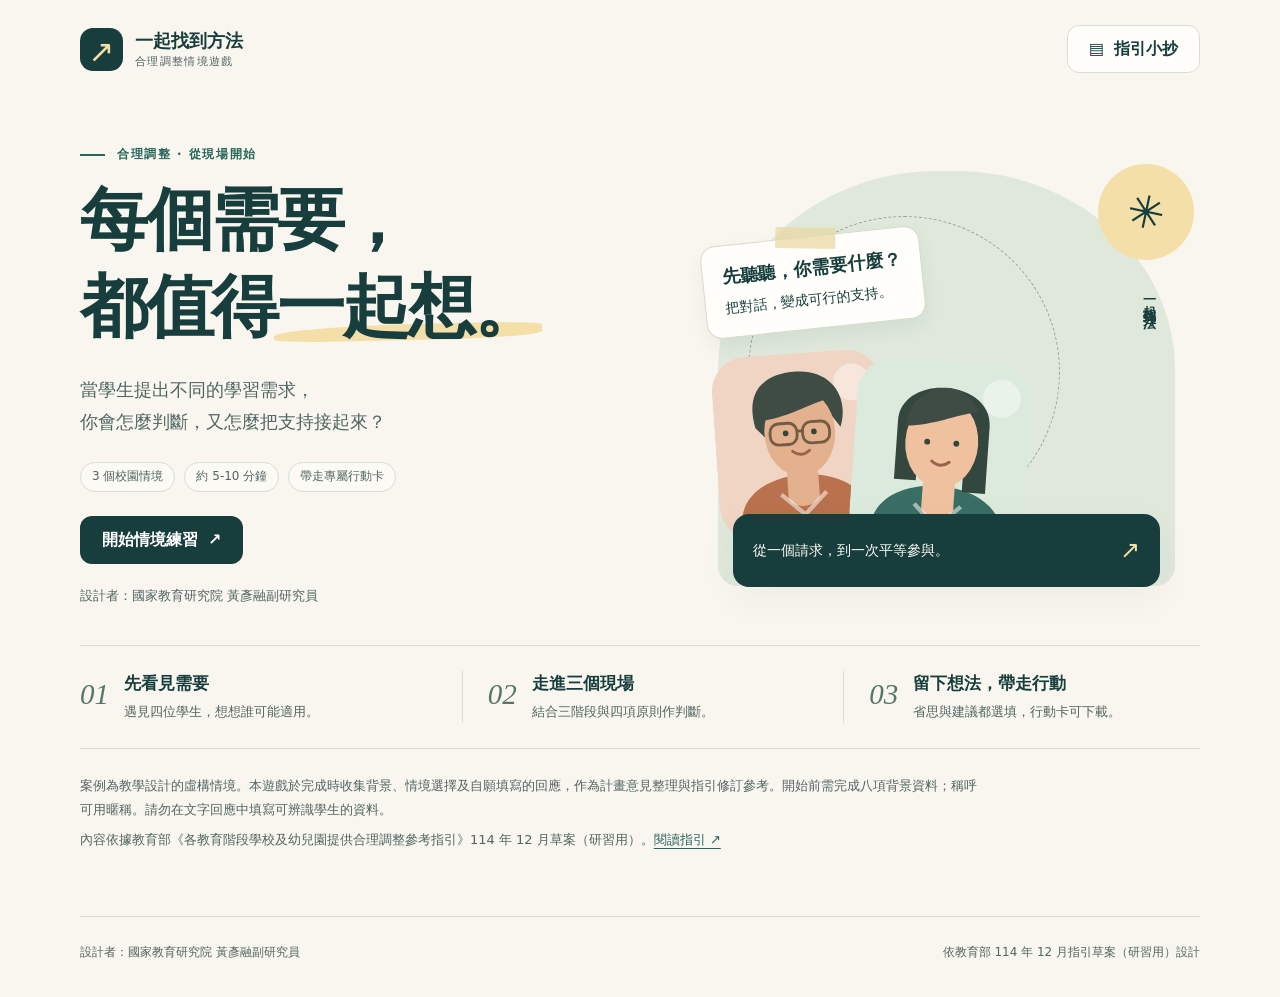
<file: index.html>
<!doctype html>
<html lang="zh-Hant">
<head>
  <meta charset="utf-8">
  <meta name="viewport" content="width=device-width, initial-scale=1">
  <meta name="theme-color" content="#173e3c">
  <meta name="description" content="走進三個教育現場情境，練習合理調整的研判，帶走你的合理調整行動卡。設計者：國家教育研究院 黃彥融副研究員。">
  <title>一起找到方法｜合理調整情境遊戲</title>
  <link rel="icon" href="./icon.svg" type="image/svg+xml">
  <link rel="stylesheet" href="./styles.css">
  <script defer src="./config.js"></script>
  <script defer src="./content.js"></script>
  <script defer src="./logic.js"></script>
  <script defer src="./game.js"></script>
</head>
<body>
  <a class="skip-link" href="#main">跳到主要內容</a>
  <header class="site-header">
    <a class="brand" href="./index.html" aria-label="一起找到方法 首頁"><span class="brand-mark" aria-hidden="true">↗</span><span>一起找到方法<small>合理調整情境遊戲</small></span></a>
    <button class="btn btn-light guide-open" data-guide="S1" type="button"><span aria-hidden="true">▤</span> 指引小抄</button>
  </header>
  <div id="progress-wrap"></div>
  <main id="main" tabindex="-1"></main>
  <footer class="site-footer"><span>設計者：國家教育研究院 黃彥融副研究員</span><span>依教育部 114 年 12 月指引草案（研習用）設計</span></footer>
  <dialog id="guide-dialog" aria-labelledby="guide-heading"><div id="guide-content"></div></dialog>
  <dialog id="restart-dialog" aria-labelledby="restart-heading"><div class="dialog-pad"><p class="eyebrow">重新出發</p><h2 id="restart-heading">開始一次新的練習？</h2><p>本分頁的作答會清除。已送出的意見紀錄會保留，重玩會使用新的作答編號。</p><div class="button-row"><button class="btn btn-light" id="cancel-restart">保留目前進度</button><button class="btn btn-primary" id="confirm-restart">重新開始</button></div></div></dialog>
  <div id="announcer" class="sr-only" role="status" aria-live="polite"></div>
  <noscript><p class="noscript">請開啟瀏覽器的 JavaScript，才能進行這個互動遊戲。</p></noscript>
</body>
</html>
</file>
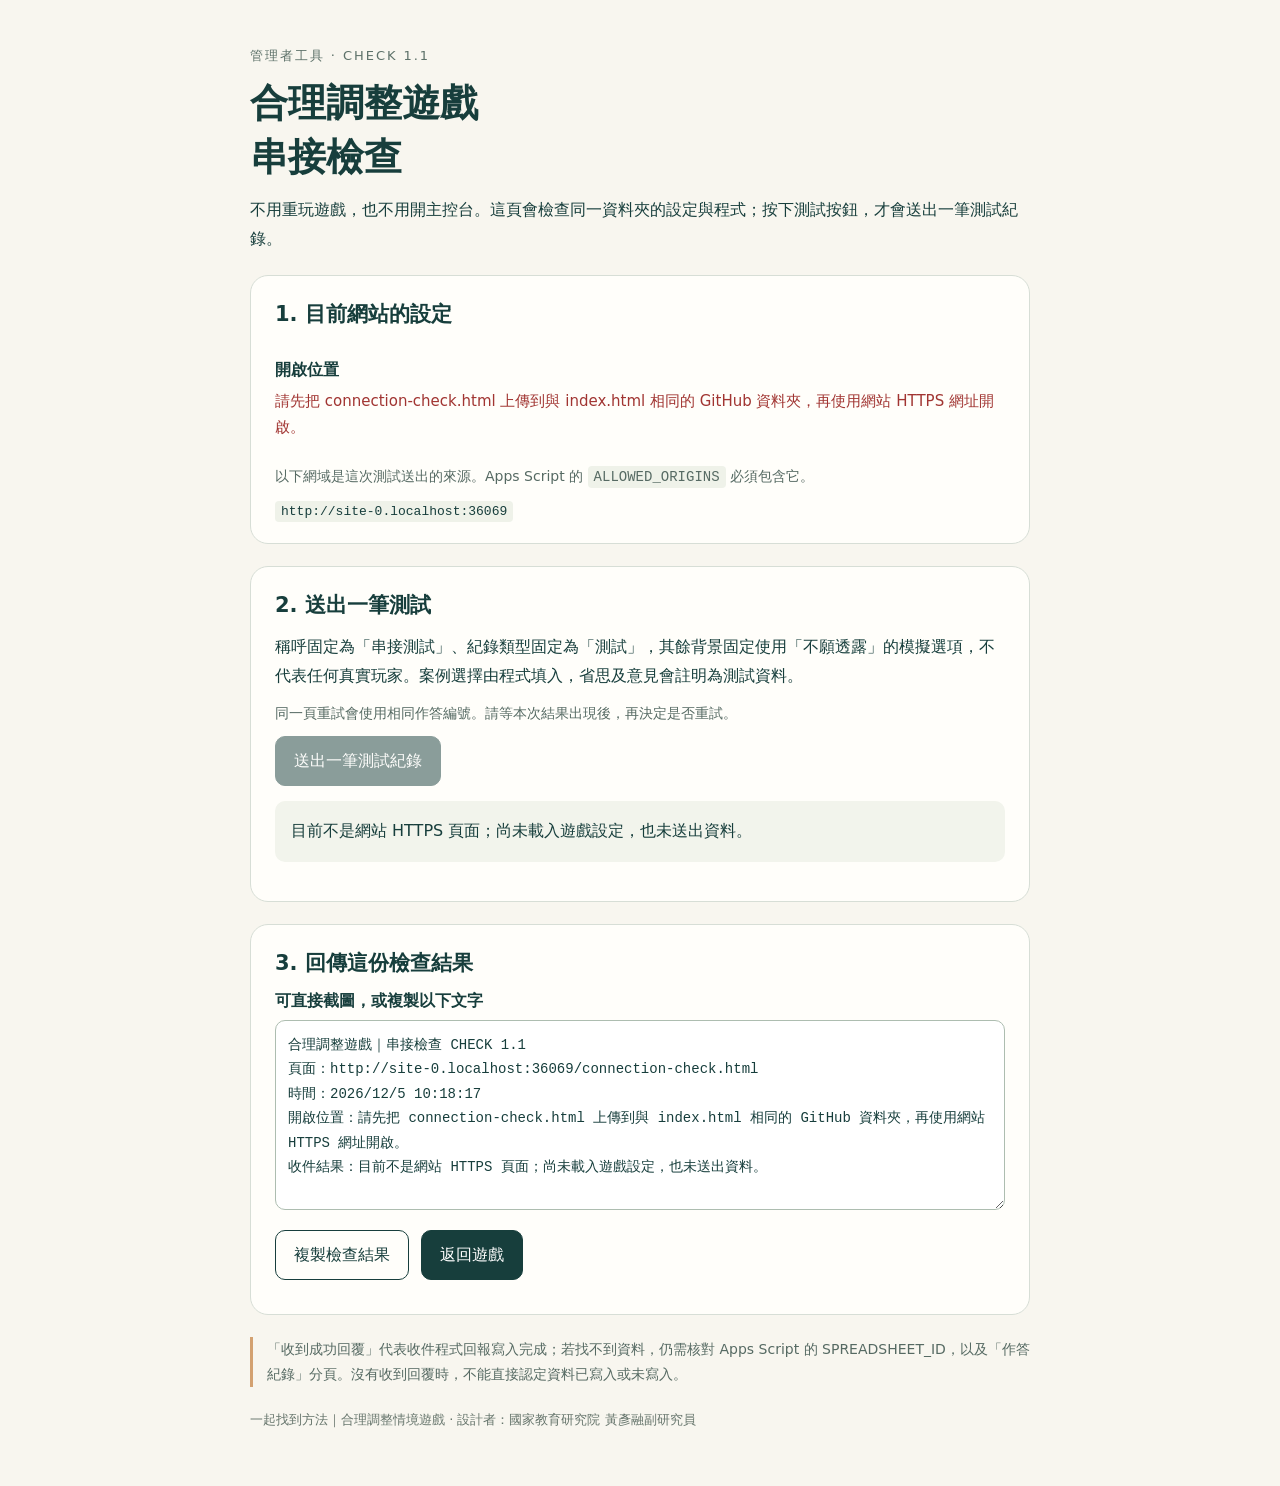
<file: connection-check.html>
<!doctype html>
<html lang="zh-Hant">
<head>
<meta charset="utf-8">
<meta name="viewport" content="width=device-width,initial-scale=1">
<meta name="robots" content="noindex,nofollow">
<title>合理調整遊戲｜串接檢查</title>
<style>
:root{color-scheme:light;font-family:"PingFang TC","Microsoft JhengHei",system-ui,sans-serif;color:#173e3c;background:#f8f6ef}*{box-sizing:border-box}body{margin:0;padding:34px 18px}main{max-width:780px;margin:auto}h1{font-size:clamp(26px,5vw,38px);line-height:1.4;margin:8px 0 12px}h2{font-size:21px;margin:0 0 14px}p{line-height:1.8;margin:10px 0}.eyebrow{font-size:13px;letter-spacing:.15em;color:#5d7169}.panel{background:#fffefa;border:1px solid #d7ded6;border-radius:18px;padding:24px;margin:22px 0}.muted{color:#566a63;font-size:14px}dl{margin:0}.check{padding:14px 0;border-bottom:1px solid #e6e9e0}.check:last-child{border:0}.check dt{font-weight:700;line-height:1.7}.check dd{margin:4px 0 0;line-height:1.75;overflow-wrap:anywhere;white-space:pre-wrap;font-size:15px}.ok{color:#216447}.bad{color:#a13532}.warn{color:#86610c}.pending{color:#65746c}button,a.button{font:inherit;border-radius:10px;padding:12px 18px;cursor:pointer;border:1px solid #173e3c;background:#173e3c;color:#fff;text-decoration:none;display:inline-block;line-height:1.5}button:disabled{opacity:.5;cursor:not-allowed}button.secondary{color:#173e3c;background:transparent}button:focus-visible,a:focus-visible,textarea:focus-visible{outline:3px solid #bd8455;outline-offset:4px}.actions{display:flex;gap:12px;flex-wrap:wrap;margin-top:16px}.result{white-space:pre-wrap;line-height:1.8;border-radius:10px;background:#f2f4ec;padding:16px;margin:15px 0;overflow-wrap:anywhere}textarea{font:14px/1.75 ui-monospace,monospace;resize:vertical;width:100%;min-height:190px;background:#fff;border:1px solid #adbdb0;border-radius:10px;padding:12px;color:#173e3c;margin-top:8px}code{background:#eff2e9;padding:3px 6px;border-radius:4px;overflow-wrap:anywhere}label{font-weight:700}details{margin:18px 0}summary{cursor:pointer;line-height:1.7}iframe{width:100%;height:300px;border:1px solid #bccbbf;border-radius:10px;margin-top:12px;background:white}.note{padding-left:14px;border-left:3px solid #d3a171}footer{font-size:13px;color:#66756c;margin:24px 0}a{color:#225f50}[hidden]{display:none!important}@media(max-width:500px){body{padding:22px 12px}.panel{padding:18px}.actions button{width:100%}}
</style>
</head>
<body>
<main>
<p class="eyebrow">管理者工具 · CHECK 1.1</p>
<h1>合理調整遊戲<br>串接檢查</h1>
<p>不用重玩遊戲，也不用開主控台。這頁會檢查同一資料夾的設定與程式；按下測試按鈕，才會送出一筆測試紀錄。</p>
<section class="panel" aria-labelledby="settings-heading">
<h2 id="settings-heading">1. 目前網站的設定</h2>
<dl id="checks" aria-live="polite"></dl>
<p class="muted">以下網域是這次測試送出的來源。Apps Script 的 <code>ALLOWED_ORIGINS</code> 必須包含它。</p>
<code id="required-origin">尚未取得</code>
</section>
<section class="panel" aria-labelledby="send-heading">
<h2 id="send-heading">2. 送出一筆測試</h2>
<p>稱呼固定為「串接測試」、紀錄類型固定為「測試」，其餘背景固定使用「不願透露」的模擬選項，不代表任何真實玩家。案例選擇由程式填入，省思及意見會註明為測試資料。</p>
<p class="muted">同一頁重試會使用相同作答編號。請等本次結果出現後，再決定是否重試。</p>
<button id="send-test" type="button" disabled>送出一筆測試紀錄</button>
<div id="result" class="result" role="status" aria-live="polite">正在檢查設定，尚未送出。</div>
<details id="reply-details" hidden><summary>查看收件頁面回覆</summary><p class="muted">這是收件端實際回覆的頁面。如果出現登入或存取限制，可一併截圖；此處不會代你登入。</p><div id="reply-frame"></div></details>
</section>
<section class="panel" aria-labelledby="report-heading">
<h2 id="report-heading">3. 回傳這份檢查結果</h2>
<label for="report">可直接截圖，或複製以下文字</label>
<textarea id="report" readonly spellcheck="false"></textarea>
<div class="actions"><button id="copy-report" class="secondary" type="button">複製檢查結果</button><a class="button" href="./index.html">返回遊戲</a></div>
<p id="copy-status" class="muted" role="status"></p>
</section>
<p class="note muted">「收到成功回覆」代表收件程式回報寫入完成；若找不到資料，仍需核對 Apps Script 的 SPREADSHEET_ID，以及「作答紀錄」分頁。沒有收到回覆時，不能直接認定資料已寫入或未寫入。</p>
<footer>一起找到方法｜合理調整情境遊戲 · 設計者：國家教育研究院 黃彥融副研究員</footer>
</main>
<script>
(function(){
'use strict';
const EXPECTED_ENDPOINT='https://script.google.com/macros/s/AKfycbynan6Tai4pIJLRRYGv8WoeBj0I8SEAI8UNLE94gZwPp1dVMBi-yujTT38PS3exo7jQ8w/exec';
const el=id=>document.getElementById(id);
const checks=new Map();
let payload=null,busy=false,confirmed=false,latest='尚未送出',testTime='',lastFrame=null;
const cacheTag=String(Date.now());
function report(){
 const lines=['合理調整遊戲｜串接檢查 CHECK 1.1','頁面：'+location.origin+location.pathname,'時間：'+new Date().toLocaleString('zh-TW',{timeZone:'Asia/Taipei',hour12:false})];
 checks.forEach(row=>lines.push(row.title+'：'+row.text));
 if(payload){lines.push('測試作答編號：'+payload.record.play_id,'測試稱呼：串接測試','測試紀錄類型：測試');}
 if(testTime)lines.push('最近送出時間（臺北）：'+testTime);
 lines.push('收件結果：'+latest);
 el('report').value=lines.join('\n');
}
function check(key,title,text,kind){
 let row=checks.get(key);
 if(!row){const box=document.createElement('div'),dt=document.createElement('dt'),dd=document.createElement('dd');box.className='check';box.append(dt,dd);el('checks').append(box);row={box,dt,dd};}
 Object.assign(row,{title,text,kind});row.dt.textContent=title;row.dd.textContent=text;row.dd.className=kind||'pending';checks.set(key,row);report();
}
function result(text){latest=text;el('result').textContent=text;report();}
function endpointValid(value){try{const u=new URL(value);return u.protocol==='https:'&&u.hostname==='script.google.com'&&/^\/macros\/s\/[\w-]+\/exec$/.test(u.pathname)&&!u.search&&!u.hash;}catch(_){return false;}}
function googleOrigin(origin){try{const u=new URL(origin);return u.protocol==='https:'&&(u.hostname==='script.google.com'||u.hostname==='script.googleusercontent.com'||/^[a-z0-9-]+-script\.googleusercontent\.com$/.test(u.hostname));}catch(_){return false;}}
function uid(){if(window.crypto&&window.crypto.randomUUID)return window.crypto.randomUUID();const a=new Uint8Array(16);window.crypto.getRandomValues(a);return Array.from(a,x=>x.toString(16).padStart(2,'0')).join('');}
function script(file){return new Promise((resolve,reject)=>{const s=document.createElement('script');let settled=false;const done=ok=>{if(settled)return;settled=true;clearTimeout(timer);ok?resolve():reject(new Error(file+' 載入失敗或逾時'));};const timer=setTimeout(()=>done(false),12000);s.src='./'+file+'?connection_check='+cacheTag;s.onload=()=>done(true);s.onerror=()=>done(false);document.head.append(s);});}
async function pageStructure(){
 const controller=new AbortController(),timer=setTimeout(()=>controller.abort(),10000);
 try{
  const r=await fetch('./index.html?connection_check='+cacheTag,{cache:'no-store',signal:controller.signal});
  if(!r.ok)throw new Error('HTTP '+r.status);
  const html=await r.text(),doc=new DOMParser().parseFromString(html,'text/html');
  const scripts=Array.from(doc.querySelectorAll('script'));
  const files=scripts.map(s=>{try{return s.src?new URL(s.getAttribute('src'),location.href).pathname.split('/').pop():'';}catch(_){return '';}});
  const required=['config.js','content.js','logic.js','game.js'];
  const missing=required.filter(f=>!files.includes(f));
  const inlineConfig=scripts.some(s=>!s.getAttribute('src')&&/window\.RA_CONFIG\s*=/.test(s.textContent));
  if(missing.length){check('page','遊戲首頁載入方式','首頁沒有引用：'+missing.join('、')+(inlineConfig?'。偵測到內嵌設定，可能上傳了單檔試玩版；旁邊的 config.js 不會自動覆蓋內嵌設定。':'。請核對上線的 index.html。'),'bad');}
  else if(inlineConfig){check('page','遊戲首頁載入方式','首頁同時引用 config.js 與內嵌設定，可能相互覆蓋，需要核對 index.html。','warn');}
  else if(required.some((f,i)=>i>0&&files.indexOf(required[i-1])>files.indexOf(f))||scripts.some(s=>required.includes(new URL(s.getAttribute('src')||'.',location.href).pathname.split('/').pop())&&s.hasAttribute('async'))){check('page','遊戲首頁載入方式','四個程式檔都存在，但載入順序或 async 設定需要檢查。','warn');}
  else check('page','遊戲首頁載入方式','首頁依序引用 config.js、content.js、logic.js、game.js。','ok');
 }catch(error){check('page','遊戲首頁載入方式','未能讀取首頁：'+error.message+'。仍可單獨測試收件。','warn');}
 finally{clearTimeout(timer);}
}
function makeTestPayload(){
 const D=window.RA_DATA,L=window.RA_LOGIC;
 const state={id:uid(),profile:L.cleanProfile(Object.fromEntries(D.profile.map(f=>[f.key,f.kind==='text'?'串接測試':f.kind==='multi'?['不願透露']:'不願透露']))),intro:Object.fromEntries(D.students.map(s=>[s.id,D.introOptions[0].id])),answers:Object.fromEntries(L.questions.map(q=>[q.id,q.options[0].id])),revealed:Object.fromEntries(L.questions.map(q=>[q.id,true])),hints:Object.fromEntries(D.cases.map(c=>[c.id,[]])),reflections:{reflection_self:'系統串接測試，非教師省思。',feedback:'系統串接測試，非教師意見；請在整理正式資料時排除此列。'},completedAt:new Date().toISOString(),batch:'網站串接檢查'};
 return L.payload(state,{recordType:'測試'});
}
async function initialize(){
 el('required-origin').textContent=location.origin;
 if(location.protocol!=='https:'){
  check('origin','開啟位置','請先把 connection-check.html 上傳到與 index.html 相同的 GitHub 資料夾，再使用網站 HTTPS 網址開啟。','bad');
  result('目前不是網站 HTTPS 頁面；尚未載入遊戲設定，也未送出資料。');return;
 }
 check('origin','開啟位置',location.origin+'（請與 ALLOWED_ORIGINS 核對）','ok');
 const structure=pageStructure();
 try{
  check('config','設定檔','正在載入 config.js…','pending');
  await script('config.js');
  const C=window.RA_CONFIG;
  if(!C||typeof C!=='object')throw new Error('config.js 沒有提供 window.RA_CONFIG。請使用這版遊戲附的設定檔。');
  check('config','設定檔','已載入 window.RA_CONFIG。遊戲設定的紀錄類型：'+String(C.recordType||'未指定')+'；本頁固定使用「測試」。','ok');
  if(!endpointValid(C.endpoint)){
   check('endpoint','收件網址',C.endpoint?'網址格式不符，須為 https://script.google.com/macros/s/部署ID/exec。':'收件網址為空白；這份設定會讓遊戲維持體驗模式。','bad');
   throw new Error('收件網址尚未就緒。');
  }
  check('endpoint','收件網址',C.endpoint+(C.endpoint===EXPECTED_ENDPOINT?'\n與本次提供的部署網址一致。':'\n與先前提供的部署網址不同，請確認是否已更換部署。'),C.endpoint===EXPECTED_ENDPOINT?'ok':'warn');
  check('logic','遊戲資料','正在載入 content.js 與 logic.js…','pending');
  await script('content.js');await script('logic.js');
  if(!window.RA_DATA||!window.RA_LOGIC)throw new Error('遊戲資料或邏輯未正確載入。');
  payload=makeTestPayload();
  if(Object.keys(payload.record).length!==36)throw new Error('資料欄位數不是預期的 36 欄。');
  check('logic','遊戲資料','版本 '+window.RA_DATA.version+'；已準備 36 欄測試資料。','ok');
  el('send-test').disabled=false;
  result('設定已載入，尚未送出。請按「送出一筆測試紀錄」，等候收件結果。');
 }catch(error){check('ready','準備狀態',String(error.message),'bad');result('尚未送出。請把上方檢查結果截圖或複製回傳。');}
 await structure;report();
}
function send(){
 if(busy||confirmed||!payload)return;
 busy=true;el('send-test').disabled=true;el('send-test').textContent='正在等候收件回覆…';
 el('reply-details').hidden=true;el('reply-details').open=false;
 if(lastFrame){lastFrame.remove();lastFrame=null;}
 const nonce=uid(),frame=document.createElement('iframe'),form=document.createElement('form');
 frame.name='ra-check-'+nonce;frame.title='本次測試的收件端回覆';lastFrame=frame;el('reply-frame').append(frame);
 form.method='POST';form.action=window.RA_CONFIG.endpoint;form.target=frame.name;form.hidden=true;form.acceptCharset='UTF-8';
 const values={payload:JSON.stringify(payload),nonce:nonce,reply_origin:location.origin};
 Object.keys(values).forEach(key=>{const input=document.createElement('input');input.type='hidden';input.name=key;input.value=values[key];form.append(input);});document.body.append(form);
 const timeout=Math.min(60000,Math.max(15000,Number(window.RA_CONFIG.requestTimeoutMs)||25000));
 let ended=false;
 function finish(kind){
  if(ended)return;ended=true;clearTimeout(timer);window.removeEventListener('message',received);form.remove();busy=false;
  if(kind==='success'){
   confirmed=true;el('send-test').disabled=true;el('send-test').textContent='已收到成功回覆';frame.remove();lastFrame=null;
   result('已收到成功回覆：收件程式回報測試紀錄已寫入。\n請到「作答紀錄」分頁，查找稱呼「串接測試」、紀錄類型「測試」。\n作答編號：'+payload.record.play_id+'\n若遊戲本身仍收不到資料，請將本頁與遊戲結果頁的訊息一併回傳。');
  }else{
   el('send-test').disabled=false;el('send-test').textContent='使用相同編號重試';el('reply-details').hidden=false;
   if(kind==='rejected')result('收件端已回覆，但回報未完成寫入。\n請在 Apps Script「執行項目」查看這次 doPost 的詳細紀錄，再回傳錯誤文字。');
   else if(kind==='submit')result('瀏覽器未能完成表單送出。\n請回傳這份檢查結果；不能據此判定試算表是否已收到資料。');
   else result('等待 '+Math.round(timeout/1000)+' 秒後，仍未取得有效的收件確認。\n這不代表一定沒有寫入。請先查試算表與 Apps Script 的 doPost 紀錄。\n也可展開下方「查看收件頁面回覆」，確認是否出現存取或登入提示。');
  }
 }
 function received(event){const d=event.data;if(!googleOrigin(event.origin)||!d||d.type!=='ra-game-receipt'||d.id!==payload.record.play_id||d.nonce!==nonce)return;finish(d.ok===true?'success':'rejected');}
 const timer=setTimeout(()=>finish('timeout'),timeout);
 window.addEventListener('message',received);
 testTime=new Date().toLocaleString('zh-TW',{timeZone:'Asia/Taipei',hour12:false});result('正在送出測試紀錄，最多等候 '+Math.round(timeout/1000)+' 秒。\n作答編號：'+payload.record.play_id);
 try{form.submit();}catch(_){finish('submit');}
}
el('send-test').addEventListener('click',send);
el('copy-report').addEventListener('click',async()=>{
 try{await navigator.clipboard.writeText(el('report').value);el('copy-status').textContent='已複製，可直接貼回對話。';}
 catch(_){el('report').focus();el('report').select();el('copy-status').textContent='已選取檢查結果，請使用複製功能，或直接截圖。';}
});
initialize();
})();
</script>
</body>
</html>
</file>
<file: styles.css>
@charset "UTF-8";
[hidden]{display:none!important}
.skip-link:not(:focus){clip-path:inset(50%)}
:root{--ink:#173e3c;--muted:#526562;--paper:#f8f6ef;--white:#fffefa;--line:#d7ded4;--green:#28665b;--mint:#dceadd;--peach:#f0d5c5;--lavender:#e3e0ef;--sand:#eddfb6;--yellow:#f5dfa9;--red:#9b3c2f;--shadow:0 12px 36px #173e3c0d;--radius:22px}
*{box-sizing:border-box}html{scroll-behavior:smooth}body{margin:0;background:var(--paper);color:var(--ink);font-family:"PingFang TC","Noto Sans CJK TC","Microsoft JhengHei",system-ui,sans-serif;font-size:16px;line-height:1.8}button,input,select,textarea{font:inherit}button,a,input,select,textarea{-webkit-tap-highlight-color:transparent}button{cursor:pointer}a{color:var(--green);text-underline-offset:4px}button:disabled{cursor:not-allowed;opacity:.5}button:focus-visible,a:focus-visible,input:focus-visible,select:focus-visible,textarea:focus-visible,summary:focus-visible{outline:3px solid #a45b24;outline-offset:4px}h1,h2,h3,p{margin:0}h1,h2,h3{line-height:1.45;font-weight:750}h1{font-size:clamp(29px,3.8vw,45px);letter-spacing:-.035em}h2{font-size:27px}h3{font-size:19px}.muted{color:var(--muted)}.small{font-size:14px}.eyebrow{font-size:12px;font-weight:750;letter-spacing:.13em;text-transform:uppercase;color:var(--green);margin-bottom:10px}.site-header{max-width:1180px;margin:auto;display:flex;justify-content:space-between;align-items:center;padding:25px 30px;gap:16px}.brand{display:flex;align-items:center;gap:12px;text-decoration:none;color:var(--ink);font-size:18px;font-weight:800;line-height:1.5}.brand small{display:block;font-size:11px;letter-spacing:.12em;color:var(--muted);font-weight:500}.brand-mark{width:43px;height:43px;border-radius:13px;background:var(--ink);color:var(--yellow);display:grid;place-items:center;font-size:31px;font-weight:400}.btn{min-height:48px;border:1px solid transparent;border-radius:12px;padding:10px 21px;font-weight:650;display:inline-flex;justify-content:center;align-items:center;gap:10px;line-height:1.5;text-decoration:none;transition:background .16s,transform .16s}.btn:hover:not(:disabled){transform:translateY(-1px)}.btn-primary{background:var(--ink);color:white}.btn-primary:hover:not(:disabled){background:#28665b}.btn-light{background:var(--white);border-color:var(--line);color:var(--ink)}.btn-quiet{background:transparent;color:var(--muted);padding-left:8px;padding-right:8px}.btn-small{padding:7px 13px;min-height:42px;font-size:14px}.button-row{display:flex;align-items:center;gap:12px;flex-wrap:wrap}.push-right{margin-left:auto}.site-footer{max-width:1120px;margin:64px auto 0;padding:25px 0 34px;display:flex;justify-content:space-between;gap:18px;border-top:1px solid var(--line);font-size:12px;color:var(--muted)}#main{max-width:1120px;margin:0 auto;min-height:55vh;outline:none}.skip-link{position:fixed;top:-100px;left:16px;background:var(--ink);color:white;padding:12px;z-index:99}.skip-link:focus{top:8px}.sr-only{position:absolute;width:1px;height:1px;padding:0;margin:-1px;overflow:hidden;clip:rect(0,0,0,0);white-space:nowrap;border:0}.noscript{padding:30px}.intro-heading{max-width:770px;margin:22px 0 30px}.intro-heading p:not(.eyebrow){margin-top:13px;color:var(--muted)}.tag{display:inline-flex;align-items:center;gap:6px;border:1px solid var(--line);border-radius:100px;padding:3px 11px;font-size:12px;color:var(--muted);background:#fffefa99}.tag.green{background:var(--mint);border-color:transparent;color:var(--ink)}
/* Opening spread */
.hero{display:grid;grid-template-columns:1.12fr 1fr;align-items:center;gap:45px;padding:46px 0 38px}.hero h1{font-size:clamp(44px,5.5vw,68px);line-height:1.28;letter-spacing:-.035em}.hero h1 em{font-style:normal;position:relative;isolation:isolate}.hero h1 em:after{content:"";position:absolute;left:-3px;right:-3px;bottom:6px;height:16px;background:var(--yellow);z-index:-1;border-radius:60% 20% 40% 20%;transform:rotate(-1.2deg)}.hero-copy>p{margin:24px 0;max-width:495px;font-size:18px;color:var(--muted)}.hero-copy .eyebrow{display:flex;align-items:center;gap:12px}.hero-copy .eyebrow:before{content:"";height:2px;width:25px;background:var(--green)}.hero-meta{display:flex;flex-wrap:wrap;gap:9px;margin:24px 0}.designer{font-size:13px!important;margin:20px 0 0!important}.hero-art{height:440px;position:relative;isolation:isolate}.art-arch{position:absolute;inset:15px 25px 10px;background:#e0e8dc;border-radius:48% 48% 20px 20px;overflow:hidden}.art-arch:before{content:"";position:absolute;width:310px;height:310px;border:1px dashed #8fa38d;border-radius:50%;top:45px;left:30px}.art-sun{position:absolute;right:6px;top:8px;background:var(--yellow);width:96px;height:96px;border-radius:50%;display:grid;place-items:center;font-size:45px;transform:rotate(12deg)}.art-caption{position:absolute;right:39px;top:135px;writing-mode:vertical-rl;letter-spacing:.22em;font-size:13px;font-weight:600}.art-note{position:absolute;left:10px;top:80px;background:var(--white);border:1px solid #d6dccc;border-radius:15px;padding:15px 19px;box-shadow:0 8px 18px #173e3c10;transform:rotate(-6deg);z-index:2;font-size:14px}.art-note b{display:block;font-size:18px;margin-bottom:3px}.art-note:before{content:"";position:absolute;top:-10px;left:35%;width:60px;height:21px;background:#ead9a3ba;transform:rotate(7deg)}.art-person{position:absolute;width:170px;bottom:49px;left:23px;transform:rotate(-4deg)}.art-person.two{left:160px;bottom:35px;width:175px;transform:rotate(4deg)}.art-stamp{position:absolute;bottom:9px;left:40px;right:40px;background:var(--ink);color:var(--white);border-radius:16px;display:flex;align-items:center;justify-content:space-between;padding:15px 20px;box-shadow:var(--shadow);font-size:14px}.art-stamp span:last-child{font-size:24px;color:var(--yellow)}.overview{display:grid;grid-template-columns:repeat(3,1fr);border-top:1px solid var(--line);border-bottom:1px solid var(--line);padding:25px 0;gap:25px}.overview-item{display:flex;gap:15px}.overview-item+.overview-item{border-left:1px solid var(--line);padding-left:25px}.overview-num{font:italic 29px Georgia,serif;color:#557765;line-height:1.6}.overview h3{font-size:17px}.overview p{font-size:13px;color:var(--muted);margin-top:4px}.home-note{margin-top:25px;max-width:900px;font-size:13px;color:var(--muted)}.home-note p+p{margin-top:7px}.home-note a{font-size:13px}.local-note{font-size:12px;color:var(--muted);margin-top:9px}
/* Shared navigation and forms */
.progress-shell{max-width:1120px;margin:2px auto 34px;padding-top:10px}.progress-label{display:flex;justify-content:space-between;align-items:center;font-size:12px;color:var(--muted);margin-bottom:10px}.progress-track{display:grid;grid-template-columns:repeat(6,1fr);gap:7px;list-style:none;padding:0;margin:0}.progress-track li{border-top:4px solid #dfe3d8;padding-top:8px;font-size:12px;color:#78867a}.progress-track li.done{border-color:#779888;color:var(--green)}.progress-track li.current{border-color:var(--ink);color:var(--ink);font-weight:750}.form-card{background:var(--white);border:1px solid var(--line);border-radius:var(--radius);padding:30px;box-shadow:var(--shadow)}.profile-grid{display:grid;grid-template-columns:1fr 1fr;gap:24px 30px}.field{display:flex;flex-direction:column;gap:7px;min-width:0}.field.full{grid-column:1/-1}.field label,.field legend{font-size:15px;font-weight:700}.field small{font-size:12px;color:var(--muted)}input[type=text],select,textarea{width:100%;border:1px solid #bbc9be;border-radius:10px;padding:11px 12px;background:#fff;color:var(--ink);min-height:48px}textarea{resize:vertical;min-height:144px;line-height:1.8}.field fieldset,fieldset.field{border:0;padding:0;margin:0;min-width:0}.checks{display:flex;flex-wrap:wrap;gap:9px;margin-top:4px}.check{display:flex;align-items:center;gap:7px;border:1px solid var(--line);border-radius:9px;padding:8px 12px;font-weight:400!important;font-size:14px!important;min-height:44px;cursor:pointer}.check:has(input:checked){background:var(--mint);border-color:var(--green)}input[type=checkbox],input[type=radio]{accent-color:var(--green)}.form-actions{margin-top:28px;padding-top:23px;border-top:1px solid var(--line)}.optional{font-size:12px!important;border:1px solid var(--line);border-radius:30px;padding:2px 8px;color:var(--muted);font-weight:400;margin-left:7px}.inline-error{color:var(--red);font-size:14px;min-height:20px}.reflection-intro{background:var(--mint);padding:18px 22px;border-radius:14px;margin-bottom:25px;font-size:14px}.reflection-grid{display:grid;gap:29px}.reflection-grid label{font-size:20px}.reflection-question{margin:7px 0 10px}.reflection-count{text-align:right;color:var(--muted);font-size:12px}
/* Student cards */
.student-grid{display:grid;grid-template-columns:1fr 1fr;gap:21px}.student-card{background:var(--white);border:1px solid var(--line);border-radius:var(--radius);overflow:hidden}.student-top{display:flex;align-items:center;padding:20px 22px 12px;gap:14px}.portrait{display:block;width:80px;flex:0 0 80px;border-radius:22px;overflow:hidden}.student-top h2{font-size:23px}.student-top .tag{margin-top:5px}.student-description{padding:0 22px 20px;font-size:15px;min-height:113px}.intro-choices{border:0;margin:0;padding:0 20px 20px;display:flex;flex-direction:column;gap:7px}.intro-choice{position:relative;display:flex;align-items:center;gap:10px;padding:9px 12px;min-height:43px;border:1px solid var(--line);border-radius:9px;font-size:14px;cursor:pointer}.intro-choice:has(input:checked){border-color:var(--green);background:var(--mint)}.below-cards{margin-top:25px;display:flex;gap:20px;align-items:center;justify-content:space-between}.review-list{display:grid;gap:14px}.review-student{display:grid;grid-template-columns:70px 1fr;gap:20px;padding:22px;border-radius:18px;background:var(--white);border:1px solid var(--line)}.review-student .portrait{width:70px;flex-basis:70px}.review-student p{margin-top:8px;color:var(--muted);font-size:15px}.your-choice{font-size:12px;display:inline-block;background:var(--paper);padding:3px 9px;border-radius:8px}.review-takeaway{margin:24px 0;padding:21px 25px;background:var(--mint);border-radius:15px}.review-takeaway h3{margin-bottom:6px}
/* Cases */
.case-layout{display:grid;grid-template-columns:285px 1fr;gap:30px}.case-aside{align-self:start;position:sticky;top:24px}.case-profile{border-radius:var(--radius);padding:26px;position:relative;overflow:hidden}.case-profile.peach{background:var(--peach)}.case-profile.lavender{background:var(--lavender)}.case-profile.mint{background:var(--mint)}.case-profile .portrait{width:108px;max-width:100%;margin-bottom:20px}.case-profile h2{font-size:25px}.case-profile .eyebrow{margin-bottom:10px}.case-profile blockquote{margin:17px 0 0;font-size:15px;line-height:1.9}.case-profile .case-subtitle{font-size:13px;color:var(--muted);margin-top:10px}.case-steps{display:flex;gap:8px;margin-top:20px;align-items:center}.case-step{height:29px;width:29px;border:1px solid #7b9184;border-radius:50%;display:grid;place-items:center;font-size:12px}.case-step.active{background:var(--ink);color:white;border-color:var(--ink)}.case-steps span:last-child{margin-left:6px;font-size:12px}.case-context{font-size:13px;margin-top:20px;color:var(--muted)}summary{cursor:pointer;min-height:36px;font-weight:650}.case-context p{padding-top:8px}.case-content h1{font-size:clamp(26px,2.7vw,35px);margin:13px 0 19px}.scene-text{font-size:16px;color:#435c56;border-left:3px solid #97b09b;padding:4px 0 4px 18px;margin-bottom:25px}.case-mark{display:flex;align-items:center;justify-content:space-between;gap:12px}.stage-label{font-size:12px;color:var(--muted)}.stage-label strong{color:var(--green);font-weight:600}.decision-form{margin:0}.decision-options{display:flex;flex-direction:column;gap:12px;border:0;padding:0;margin:0}.decision-option{display:flex;align-items:flex-start;gap:13px;background:var(--white);border:1px solid #cbd5c8;border-radius:15px;padding:18px;cursor:pointer;line-height:1.85;box-shadow:0 2px 5px #173e3c03;transition:border .15s,background .15s}.decision-option:hover{border-color:#7b9987}.decision-option input{width:17px;height:17px;margin-top:7px;flex:0 0 17px}.option-letter{font-family:Georgia,serif;font-size:18px;color:#7b8d7b;margin-right:7px}.decision-option:has(input:checked){background:#e7eee3;border:2px solid var(--green);padding:17px}.decision-option:has(input:disabled){cursor:default}.decision-option .option-text{flex:1}.decision-option:has(input:disabled:not(:checked)){opacity:.65}.decision-bottom{display:flex;justify-content:space-between;align-items:center;gap:15px;margin-top:21px}.principle-links{display:flex;flex-wrap:wrap;gap:7px;margin-top:25px}.principle-links>span{font-size:12px;align-self:center;color:var(--muted);margin-right:3px}.principle-link{font-size:12px;min-height:37px;border:1px solid #c6d1c2;color:var(--green);background:transparent;border-radius:25px;padding:5px 12px}.principle-link:hover{background:var(--mint)}.feedback-panel{background:#e6eee2;border:1px solid #b8cdb5;border-radius:18px;padding:24px;margin-top:26px;outline:none;animation:arrive .28s ease}.feedback-panel>p:not(.eyebrow){margin:13px 0;color:#2a4b40;font-size:15px}.action-tip{background:#fffefaad;padding:15px 17px;border-radius:11px;font-size:14px;margin:17px 0}.action-tip strong{display:block;font-size:12px;margin-bottom:4px}.source-link{font-size:12px}.next-case-tag{margin-top:13px;color:var(--muted);font-size:12px}
/* Guide */
dialog{border:1px solid var(--line);border-radius:22px;max-width:680px;width:calc(100% - 32px);max-height:85vh;padding:0;color:var(--ink);background:var(--paper);box-shadow:0 30px 100px #122e2b33}dialog::backdrop{background:#102d2b88;backdrop-filter:blur(3px)}.dialog-pad{padding:28px}.dialog-pad p{margin:12px 0 22px}.guide-header{padding:24px 28px 17px;display:flex;justify-content:space-between;align-items:center}.guide-header h2{font-size:24px}.close-btn{border:1px solid var(--line);width:43px;height:43px;min-width:43px;border-radius:50%;background:var(--white);font-size:24px;color:var(--ink)}.guide-tabs{padding:0 28px;display:flex;flex-wrap:wrap;gap:8px}.guide-tabs button{border:1px solid var(--line);border-radius:9px;background:var(--white);padding:8px 12px;min-height:42px;color:var(--ink);font-size:13px}.guide-tabs button[aria-pressed=true]{background:var(--ink);color:var(--white)}.guide-body{margin:20px 28px 25px;padding:24px;background:var(--white);border-radius:16px;border:1px solid var(--line)}.guide-body h3{font-size:22px}.guide-body p{font-size:16px;margin:14px 0}.guide-footer{font-size:12px;color:var(--muted);padding:0 28px 26px}.guide-footer p{margin-bottom:8px}
/* Result */
.result-layout{display:grid;grid-template-columns:1fr .88fr;gap:48px;align-items:start}.result-copy{padding-top:12px}.result-copy>p{color:var(--muted);margin:18px 0 24px}.result-card-wrap{padding:22px;background:#e2e8db;border-radius:24px;transform:rotate(1deg);box-shadow:var(--shadow)}.result-card-wrap img{display:block;width:100%;height:auto;border-radius:14px;box-shadow:0 7px 24px #163e3c18}.result-actions{margin:25px 0;display:flex;gap:10px;flex-wrap:wrap}.result-actions>.btn{flex-grow:1}.card-description{font-size:13px;color:var(--muted);margin-top:14px}.result-values{padding:21px 0;border-top:1px solid var(--line);border-bottom:1px solid var(--line);display:grid;gap:18px}.result-values h3{font-size:14px;color:var(--green);margin-bottom:5px}.result-values p,.result-values li{font-size:15px;line-height:1.85}.result-values ul{margin:5px 0 0;padding-left:22px}.send-status{font-size:13px;padding:15px 17px;background:#fffefa;border:1px solid var(--line);border-radius:11px;margin:22px 0}.send-status p{margin:0}.send-status[data-status=sent]{background:var(--mint)}.send-status[data-status=failed]{background:#fff0df;border-color:#d6b996}.send-status .btn{margin-top:10px}.review-decisions{margin-top:35px;border-top:1px solid var(--line);padding-top:20px}.review-case{padding:18px 0;border-bottom:1px solid var(--line)}.review-case p{font-size:14px;color:var(--muted);margin-top:10px}.review-case strong{display:block;color:var(--ink)}.toast{font-size:13px;color:var(--red);margin-top:12px}.home-resume{padding:10px 14px;background:var(--mint);font-size:13px;border-radius:10px;margin-bottom:18px}.card-loading{padding:80px 20px;text-align:center}.restore-note{font-size:12px;color:var(--muted)}
@keyframes arrive{from{opacity:0;transform:translateY(7px)}to{opacity:1;transform:translateY(0)}}
@media(max-width:1180px){#main,.progress-shell,.site-footer{margin-left:30px;margin-right:30px}.hero{gap:20px}.hero-art{height:405px}.art-person{width:155px}.art-person.two{left:135px;width:155px}.site-footer{font-size:11px}}
@media(max-width:800px){.hero{grid-template-columns:1fr 1fr;gap:0;padding-top:23px}.hero h1{font-size:43px}.hero-copy>p{font-size:16px}.hero-art{height:370px}.art-arch{inset:15px 0 10px 15px}.art-note{font-size:12px;left:0;top:75px;padding:13px}.art-note b{font-size:16px}.art-person{width:135px;left:18px}.art-person.two{left:116px;width:130px}.art-stamp{left:12px;right:0;padding:13px;font-size:12px}.art-caption{right:10px;top:125px}.art-sun{right:0;width:72px;height:72px;font-size:35px}.overview{gap:14px}.overview-item{gap:10px}.overview-item+.overview-item{padding-left:14px}.overview-num{font-size:24px}.case-layout{grid-template-columns:230px 1fr;gap:23px}.case-profile{padding:22px}.case-profile h2{font-size:22px}.case-profile blockquote{font-size:14px}.result-layout{gap:28px}.guide-open{font-size:13px;padding:9px 13px}.student-description{min-height:137px}}
@media(max-width:640px){body{font-size:15px}.site-header{padding:19px 20px;gap:12px}.brand{font-size:16px;gap:9px}.brand-mark{width:36px;height:36px;font-size:27px;border-radius:11px}.brand small{font-size:10px}.guide-open{min-height:42px;font-size:12px;padding:7px 10px}.guide-open span{display:none}#main,.progress-shell,.site-footer{margin-left:20px;margin-right:20px}.site-footer{display:block;margin-top:42px;font-size:11px;padding:22px 0}.site-footer span{display:block;margin-top:5px}.hero{display:flex;flex-direction:column;gap:20px;padding:25px 0 29px;align-items:stretch}.hero h1{font-size:48px}.hero-copy>p{max-width:none;margin:19px 0;font-size:16px}.hero-meta{margin:18px 0}.hero-art{width:100%;max-width:365px;height:310px;align-self:center}.art-arch{inset:4px 25px 9px}.art-arch:before{width:230px;height:230px;left:28px;top:27px}.art-person{width:138px;left:40px;bottom:38px}.art-person.two{width:139px;left:156px;bottom:32px}.art-note{left:14px;top:42px;font-size:11px;transform:rotate(-5deg)}.art-note b{font-size:15px}.art-sun{right:19px;top:0;width:66px;height:66px;font-size:31px}.art-caption{top:86px;right:39px;font-size:11px}.art-stamp{left:34px;right:32px;bottom:0;padding:12px 15px}.designer{font-size:11px!important}.overview{grid-template-columns:1fr;gap:17px;padding:22px 0}.overview-item+.overview-item{padding-left:0;border-left:0}.overview-item{gap:17px}.overview-num{font-size:25px}.overview h3{font-size:16px}.overview p{margin-top:1px}.home-note{font-size:12px}.progress-shell{margin-top:0;margin-bottom:23px;padding-top:5px}.progress-track{gap:5px}.progress-track li{font-size:10px;padding-top:6px;white-space:nowrap}.progress-label{font-size:11px;margin-bottom:8px}.intro-heading{margin-top:18px;margin-bottom:22px}.intro-heading p:not(.eyebrow){font-size:14px}.intro-heading h1{font-size:29px}.form-card{padding:21px;border-radius:17px}.profile-grid{grid-template-columns:1fr;gap:22px}.field.full{grid-column:auto}.checks{gap:7px}.check{font-size:13px!important}.form-actions .btn{flex:1}.form-actions .btn-quiet{flex-basis:100%}.student-grid{grid-template-columns:1fr;gap:17px}.student-top{padding:17px 19px 10px}.student-description{min-height:0;padding:0 19px 17px;font-size:15px}.intro-choices{padding:0 17px 18px}.student-top .portrait{width:70px;flex-basis:70px}.below-cards{flex-wrap:wrap;gap:13px}.below-cards .btn-primary{width:100%}.review-student{grid-template-columns:48px 1fr;gap:13px;padding:18px}.review-student .portrait{width:48px;flex-basis:48px;border-radius:12px}.review-student p{font-size:14px}.case-layout{display:flex;flex-direction:column;gap:23px}.case-aside{position:static}.case-profile{display:grid;grid-template-columns:70px 1fr;gap:0 17px;padding:18px;border-radius:17px}.case-profile .portrait{width:70px;margin:0;grid-row:1/5;border-radius:18px}.case-profile .eyebrow{font-size:10px;margin:0 0 4px;grid-column:2}.case-profile h2{font-size:21px;grid-column:2}.case-profile blockquote{font-size:13px;margin:10px 0 0;grid-column:1/-1}.case-profile .case-subtitle{display:none}.case-steps{grid-column:2;margin-top:10px;gap:6px}.case-step{width:22px;height:22px;font-size:10px}.case-steps span:last-child{font-size:11px}.case-context{margin-top:12px;font-size:12px}.case-context summary{min-height:30px}.case-content h1{font-size:27px;margin:12px 0 17px}.scene-text{font-size:15px;padding-left:13px;margin-bottom:22px}.decision-option{padding:15px 13px;gap:9px;font-size:15px}.decision-option:has(input:checked){padding:14px 12px}.decision-bottom{align-items:stretch}.decision-bottom .btn-primary{flex:1}.stage-label{font-size:10px}.case-mark>.tag{font-size:10px}.feedback-panel{padding:20px 18px;margin-top:22px}.feedback-panel h3{font-size:18px}.feedback-panel>p:not(.eyebrow){font-size:15px}.feedback-panel .btn-primary{width:100%}.action-tip{font-size:13px}.principle-links{margin-top:20px}.principle-link{font-size:11px;padding:5px 10px}.guide-header{padding:19px 21px 16px}.guide-tabs{padding:0 21px;gap:7px}.guide-tabs button{font-size:12px;padding:7px 10px}.guide-body{margin:18px 21px;padding:19px}.guide-body h3{font-size:21px}.guide-body p{font-size:15px}.guide-footer{padding:0 21px 22px;font-size:11px}.dialog-pad{padding:23px}.dialog-pad h2{font-size:24px}.result-layout{display:flex;flex-direction:column;gap:25px}.result-copy{width:100%}.result-card-area{width:100%;max-width:430px;align-self:center}.result-copy h1{font-size:32px}.result-card-wrap{padding:17px;transform:none}.result-actions>.btn{font-size:14px;padding:11px}.reflection-intro{font-size:13px;padding:17px}.reflection-question{font-size:15px}.reflection-grid label{font-size:18px}.form-actions{padding-top:19px;margin-top:22px}textarea,input[type=text],select{font-size:16px}.review-decisions{margin-top:28px}}
@media(prefers-reduced-motion:reduce){*{scroll-behavior:auto!important;animation:none!important;transition:none!important}.btn:hover:not(:disabled){transform:none}}
@media print{.site-header,.site-footer,.progress-shell,.result-copy,.result-actions,.send-status,.review-decisions{display:none}.result-layout{display:block}.result-card-area{width:100%;max-width:500px;margin:auto}.result-card-wrap{transform:none;background:none;padding:0;box-shadow:none}.result-card-wrap img{box-shadow:none}body{background:white}}

/* Background form: all eight questions require an explicit response. */
.required-label{display:inline-block;margin-left:7px;padding:2px 8px;border:1px solid #b4c6b6;border-radius:30px;font-size:12px;font-weight:400;color:var(--green)}
.profile-errors{margin:0 0 23px;padding:13px 16px;border:1px solid var(--red);border-radius:10px;background:#fff4ef;color:var(--red);font-size:14px}
.field-error{margin:0;color:var(--red);font-size:13px;line-height:1.7}
.field.invalid input[type=text],.field.invalid select{border:2px solid var(--red)}
.field.invalid .checks{outline:2px solid var(--red);outline-offset:5px;border-radius:6px}
.intro-heading .profile-resume{color:var(--green);font-size:14px}
</file>
